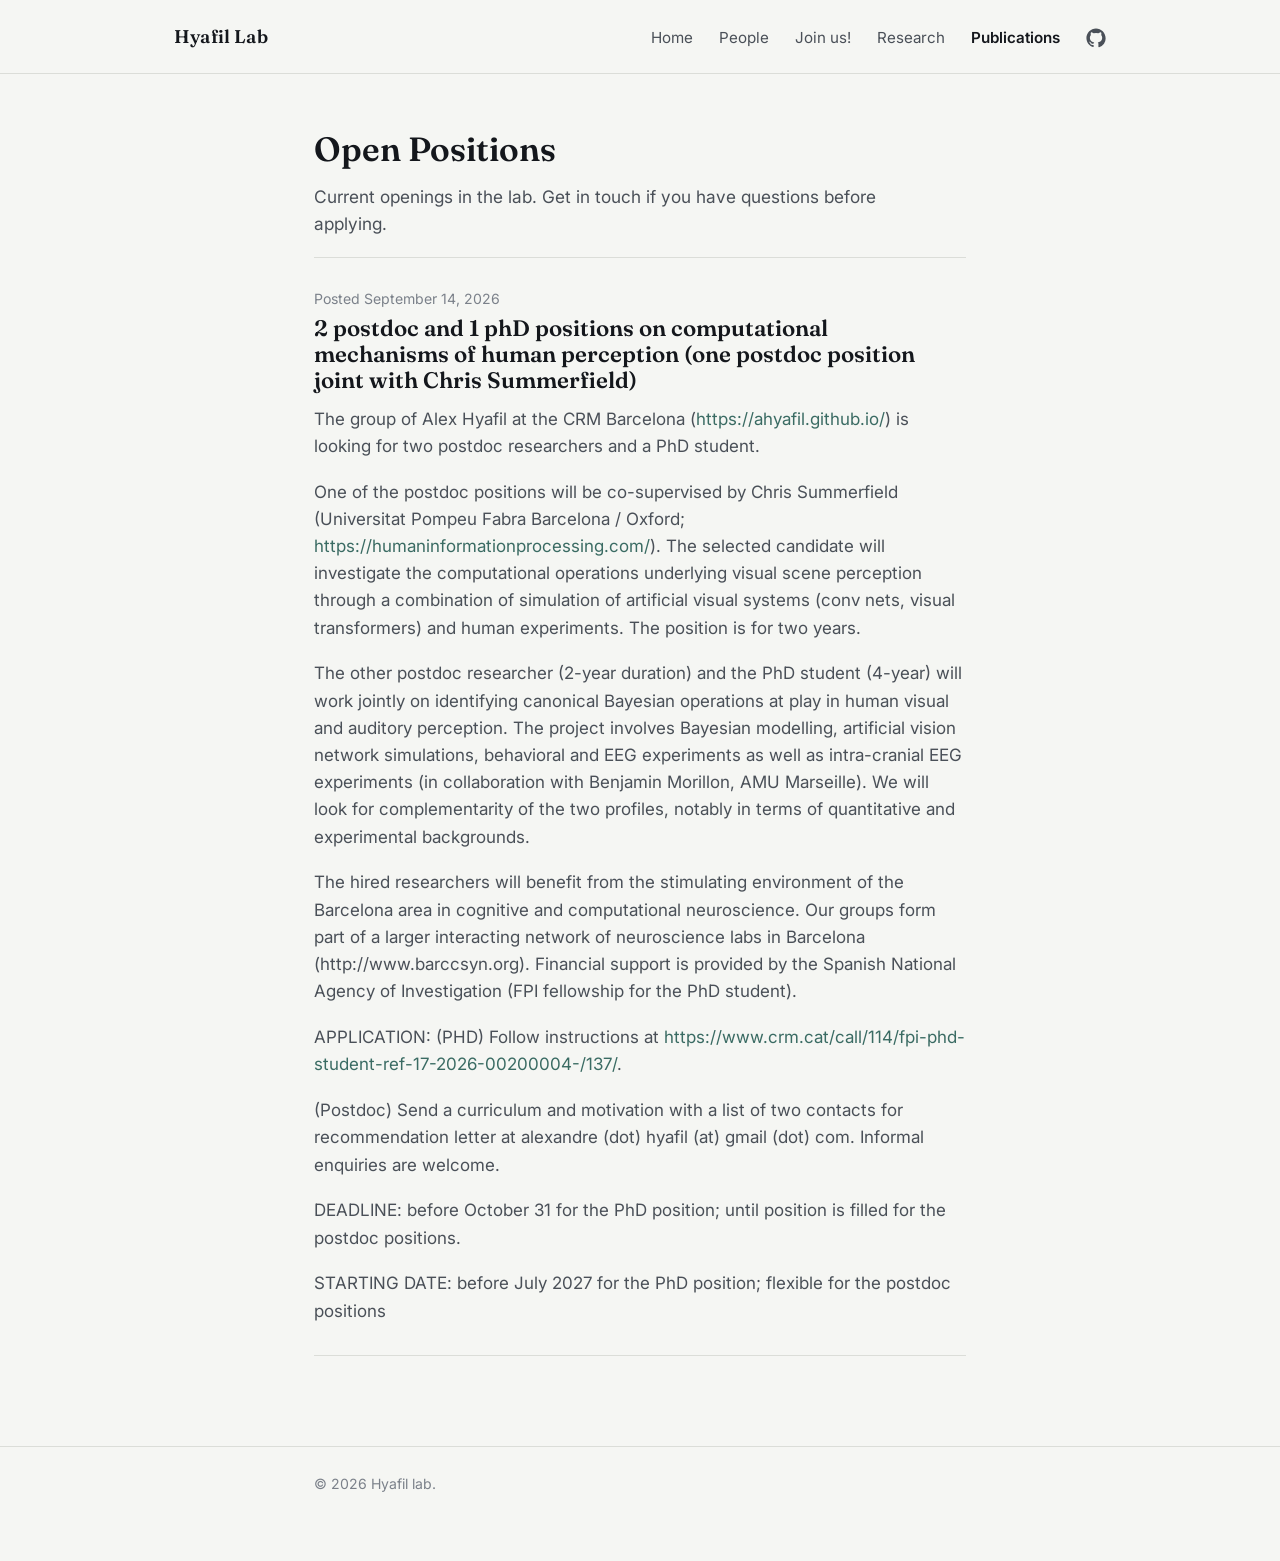
<file: positions.html>
<!DOCTYPE html>
<html lang="en">
<head>
<meta charset="UTF-8">
<meta name="viewport" content="width=device-width, initial-scale=1.0">
<title>Open Positions — Hyafil Lab</title>
<link rel="preconnect" href="https://fonts.googleapis.com">
<link rel="preconnect" href="https://fonts.gstatic.com" crossorigin>
<link href="https://fonts.googleapis.com/css2?family=Fraunces:opsz,wght@9..144,500;9..144,600&family=Inter:wght@400;500;600&display=swap" rel="stylesheet">
<link rel="stylesheet" href="css/style.css?v=2">
</head>
<body>

<header class="site-header">
  <div class="site-header__inner">
    <a class="site-title" href="index.html">Hyafil Lab</a>
       <nav class="site-nav" aria-label="Primary">
         <a href="index.html">Home</a>
          <a href="people.html">People</a>
         <a href="positions.html">Join us!</a>
        <a href="research.html">Research</a>
        <a href="publications.html" aria-current="page">Publications</a>
      <a class="site-nav__icon" href="https://github.com/ahyafil" target="_blank" rel="noopener noreferrer" aria-label="GitHub">
        <svg viewBox="0 0 24 24" fill="currentColor"><path d="M12 .5C5.73.5.5 5.73.5 12c0 5.09 3.29 9.4 7.86 10.93.58.1.79-.25.79-.56 0-.27-.01-1.16-.02-2.11-3.2.7-3.88-1.36-3.88-1.36-.52-1.33-1.28-1.68-1.28-1.68-1.04-.72.08-.7.08-.7 1.16.08 1.77 1.19 1.77 1.19 1.03 1.77 2.7 1.26 3.36.96.1-.75.4-1.26.73-1.55-2.56-.29-5.25-1.28-5.25-5.71 0-1.26.45-2.29 1.19-3.1-.12-.29-.52-1.46.11-3.05 0 0 .97-.31 3.18 1.18a11.1 11.1 0 015.8 0c2.2-1.49 3.17-1.18 3.17-1.18.64 1.59.24 2.76.12 3.05.74.81 1.18 1.84 1.18 3.1 0 4.44-2.7 5.42-5.27 5.7.42.36.78 1.07.78 2.15 0 1.55-.01 2.8-.01 3.18 0 .31.21.67.8.56A10.52 10.52 0 0023.5 12C23.5 5.73 18.27.5 12 .5z"/></svg>
      </a>
    </nav>
  </div>
</header>

<main>
  <div class="container">
    <h1>Open Positions</h1>
    <p class="lede">Current openings in the lab. Get in touch if you have questions before applying.</p>

    <div id="positions-list"></div>
    <p id="positions-empty" class="positions-empty" style="display:none;">
      We have no open positions right now — but feel free to contact Alex if you're interested in joining the lab
    </p>
  </div>
</main>

<footer class="site-footer">
  <div class="container">
    <p>&copy; 2026 Hyafil lab.</p>
  </div>
</footer>

<script src="js/positions-data.js?v=1"></script>
</body>
</html>
</file>
<file: css/style.css>
/* ============================================================
   Lab site — base styles
   Edit the tokens in :root to retheme the whole site.
   ============================================================ */

:root {
  --paper: #F5F6F3;
  --paper-raised: #FFFFFF;
  --ink: #14171C;
  --ink-soft: #4A5058;
  --ink-faint: #7B818A;
  --accent: #3A6B63;
  --accent-soft: #DCE6E3;
  --line: #DBDDD8;

  --font-serif: "Fraunces", Georgia, "Times New Roman", serif;
  --font-sans: "Inter", -apple-system, BlinkMacSystemFont, "Segoe UI", sans-serif;

  --content-width: 700px;
  --wide-width: 980px;
}

* { box-sizing: border-box; }

html { scroll-behavior: smooth; }

body {
  margin: 0;
  background: var(--paper);
  color: var(--ink);
  font-family: var(--font-sans);
  font-size: 17px;
  line-height: 1.6;
  -webkit-font-smoothing: antialiased;
}

a {
  color: var(--accent);
  text-decoration: none;
}
a:hover { text-decoration: underline; }
a:focus-visible,
button:focus-visible {
  outline: 2px solid var(--accent);
  outline-offset: 3px;
}

h1, h2, h3 {
  font-family: var(--font-serif);
  font-weight: 600;
  line-height: 1.15;
  color: var(--ink);
  margin: 0 0 0.4em 0;
}

h1 { font-size: 2.1rem; }
h2 { font-size: 1.4rem; margin-top: 2.2em; }

p { margin: 0 0 1.1em 0; }

/* Keep any inline image from ever exceeding its container's width,
   on any screen size. Add this once, applies everywhere. */
img {
  max-width: 100%;
  height: auto;
  display: block;
  border-radius: 6px;
  margin: 24px 0;
}

/* Optional: wrap an <img> in <figure> to add a small caption below it.
   <figure>
     <img src="assets/research/fig1.png" alt="...">
     <figcaption>A short caption describing the figure.</figcaption>
   </figure> */
figure {
  margin: 24px 0;
}
figure img {
  margin: 0 0 8px 0;
}
figcaption {
  color: var(--ink-faint);
  font-size: 0.85rem;
}

.container {
  max-width: var(--content-width);
  margin: 0 auto;
  padding: 0 24px;
}
.container--wide {
  max-width: var(--wide-width);
}

/* ---------- Header ---------- */

.site-header {
  border-bottom: 1px solid var(--line);
  background: var(--paper);
}

.site-header__inner {
  max-width: var(--wide-width);
  margin: 0 auto;
  padding: 22px 24px;
  display: flex;
  align-items: baseline;
  justify-content: space-between;
  gap: 20px;
  flex-wrap: wrap;
}

.site-title {
  font-family: var(--font-serif);
  font-size: 1.15rem;
  font-weight: 600;
  color: var(--ink);
  text-decoration: none;
  letter-spacing: 0.01em;
}
.site-title:hover { text-decoration: none; color: var(--accent); }

.site-nav {
  display: flex;
  align-items: center;
  gap: 26px;
}

.site-nav a {
  color: var(--ink-soft);
  font-size: 0.95rem;
}
.site-nav a:hover { color: var(--accent); }
.site-nav a[aria-current="page"] { color: var(--ink); font-weight: 600; }

.site-nav__icon {
  display: inline-flex;
  align-items: center;
  color: var(--ink-soft);
}
.site-nav__icon:hover { color: var(--accent); }
.site-nav__icon svg { width: 20px; height: 20px; display: block; }

/* ---------- Page shell ---------- */

main { padding: 56px 0 90px 0; }

.eyebrow {
  color: var(--ink-faint);
  font-size: 0.92rem;
  margin: 0 0 10px 0;
}

.lede {
  font-size: 1.08rem;
  color: var(--ink-soft);
  max-width: 58ch;
}

/* ---------- News list (home page) ---------- */

.news-list {
  list-style: none;
  margin: 0;
  padding: 0;
}

.news-item {
  display: grid;
  grid-template-columns: 108px 1fr;
  gap: 20px;
  padding: 20px 0;
  border-top: 1px solid var(--line);
}
.news-item:last-child { border-bottom: 1px solid var(--line); }

.news-item time {
  color: var(--ink-faint);
  font-size: 0.9rem;
  padding-top: 2px;
}

.news-item p { margin: 0; }

@media (max-width: 520px) {
  .news-item { grid-template-columns: 1fr; gap: 4px; }
}

/* ---------- Research page ---------- */

.research-block {
  padding: 26px 0;
  border-top: 1px solid var(--line);
}
.research-block:first-of-type { border-top: none; padding-top: 0; }

.research-block h2 { margin-top: 0; }

.research-block p { color: var(--ink-soft); }

/* ---------- People / Team page ---------- */

.people-grid {
  display: flex;
  flex-direction: column;
  margin-top: 30px;
}

.person-card {
  display: flex;
  gap: 22px;
  padding: 26px 0;
  border-top: 1px solid var(--line);
}
.people-grid .person-card:last-child { border-bottom: 1px solid var(--line); }

.person-photo {
  flex: 0 0 auto;
  width: 88px;
  height: 88px;
  border-radius: 6px;
  background: var(--accent-soft);
  object-fit: cover;
  color: var(--ink-faint);
  display: flex;
  align-items: center;
  justify-content: center;
  font-family: var(--font-serif);
  font-size: 1.3rem;
}

.person-details {
  flex: 1 1 auto;
  min-width: 0;
}

.person-name {
  font-family: var(--font-serif);
  font-weight: 600;
  font-size: 1.05rem;
  margin: 0 0 2px 0;
}

.person-role {
  color: var(--ink-faint);
  font-size: 0.92rem;
  margin: 0 0 10px 0;
}

.person-bio {
  color: var(--ink-soft);
  font-size: 0.92rem;
  margin: 0 0 14px 0;
}

.person-links {
  display: flex;
  gap: 12px;
  margin-top: auto;
}

.person-links a {
  color: var(--ink-soft);
  display: inline-flex;
  align-items: center;
}
.person-links a:hover { color: var(--accent); }
.person-links svg { width: 18px; height: 18px; display: block; }

/* ---------- Publications page ---------- */

.pub-year-block {
  margin-top: 34px;
}
.pub-year-block:first-child {
  margin-top: 30px;
}

.pub-year-block h2 {
  margin-top: 0;
  margin-bottom: 4px;
  color: var(--ink-faint);
  font-size: 1.05rem;
}

.pub-list {
  list-style: none;
  margin: 0;
  padding: 0;
}

.pub-item {
  padding: 16px 0;
  border-top: 1px solid var(--line);
}
.pub-list .pub-item:last-child { border-bottom: 1px solid var(--line); }

.pub-title {
  font-family: var(--font-serif);
  font-weight: 600;
  margin: 0 0 4px 0;
}

.pub-meta {
  color: var(--ink-soft);
  font-size: 0.92rem;
  margin: 0;
}

.pub-links {
  margin: 6px 0 0 0;
  font-size: 0.85rem;
}
.pub-links a {
  letter-spacing: 0.02em;
}

/* ---------- Open positions page ---------- */

.position-item {
  padding: 30px 0;
  border-top: 1px solid var(--line);
}
#positions-list .position-item:last-child { border-bottom: 1px solid var(--line); }

.position-date {
  color: var(--ink-faint);
  font-size: 0.88rem;
  margin: 0 0 6px 0;
}

.position-item h2 {
  margin-top: 0;
  margin-bottom: 12px;
}

.position-body {
  color: var(--ink-soft);
}
.position-body p:last-child {
  margin-bottom: 0;
}

.positions-empty {
  color: var(--ink-faint);
  margin-top: 30px;
}

/* ---------- Footer ---------- */

.site-footer {
  border-top: 1px solid var(--line);
  padding: 26px 0 50px 0;
  color: var(--ink-faint);
  font-size: 0.88rem;
}
</file>
